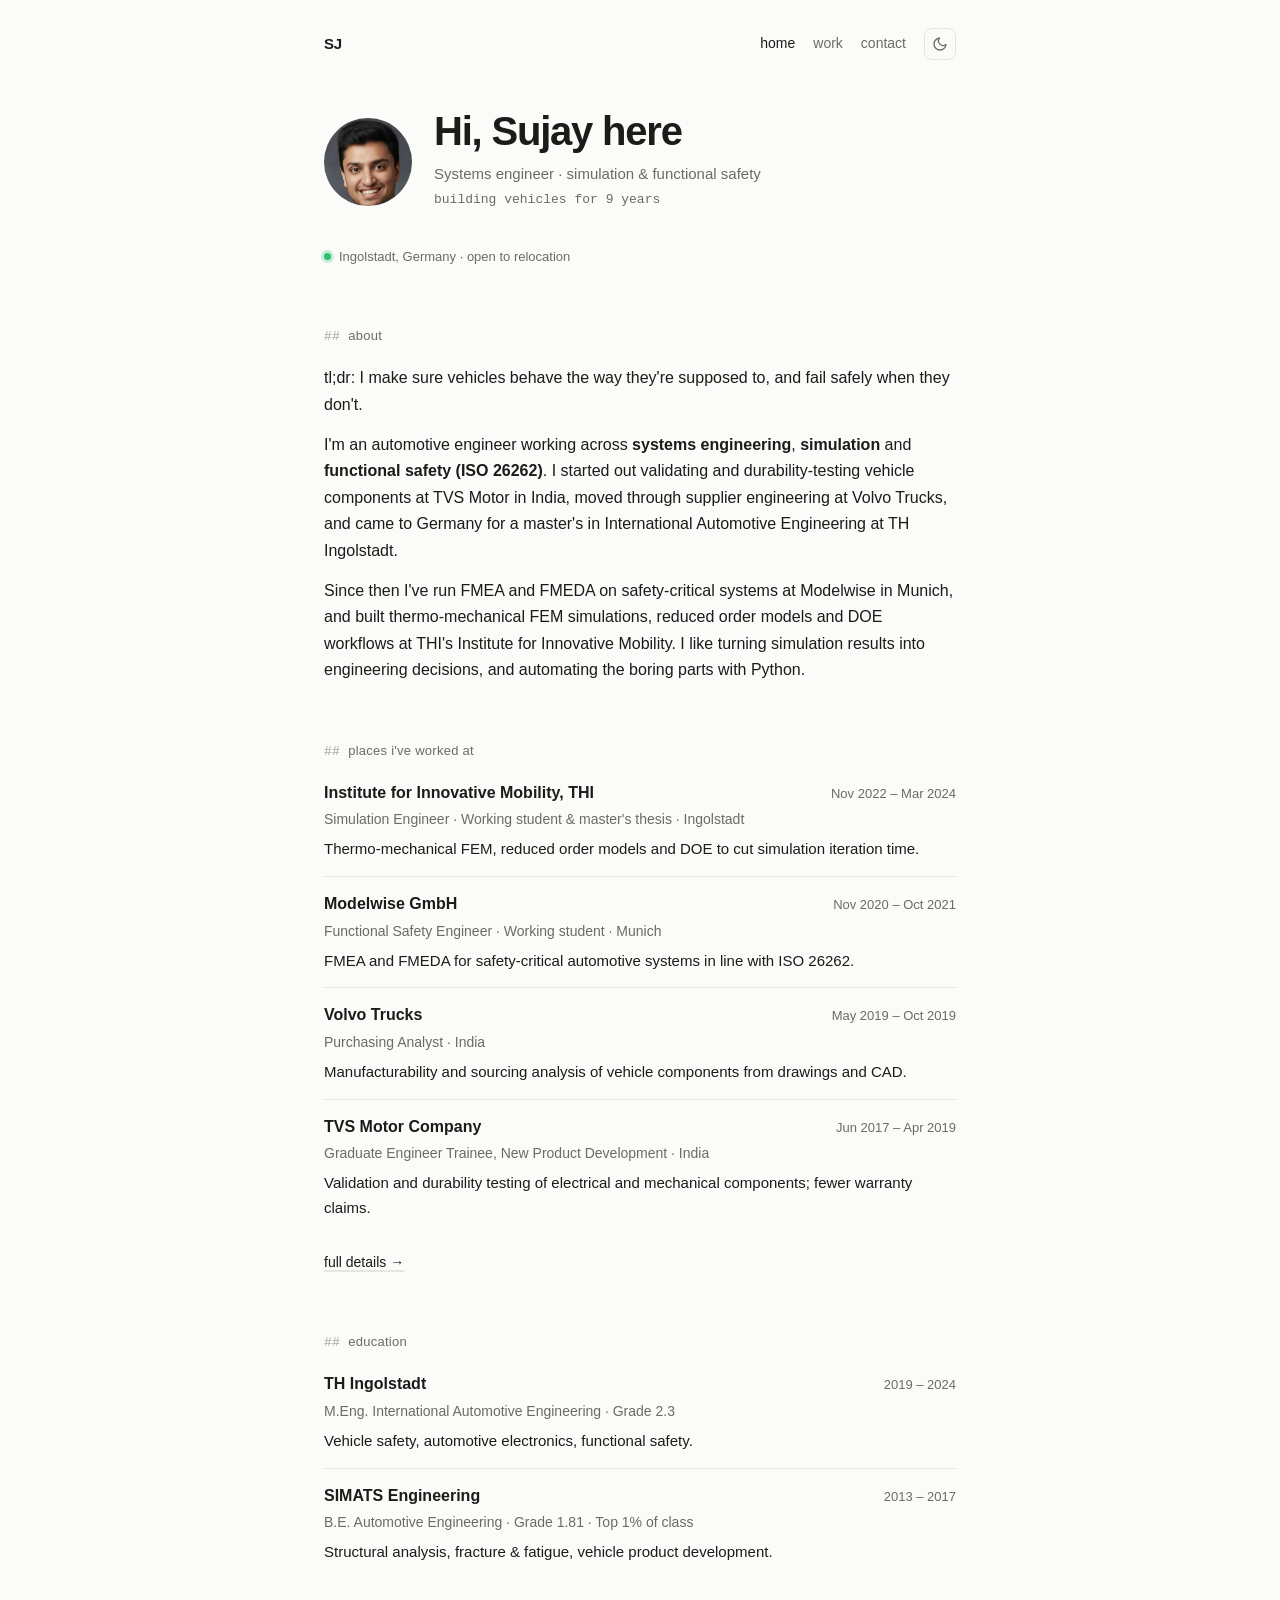
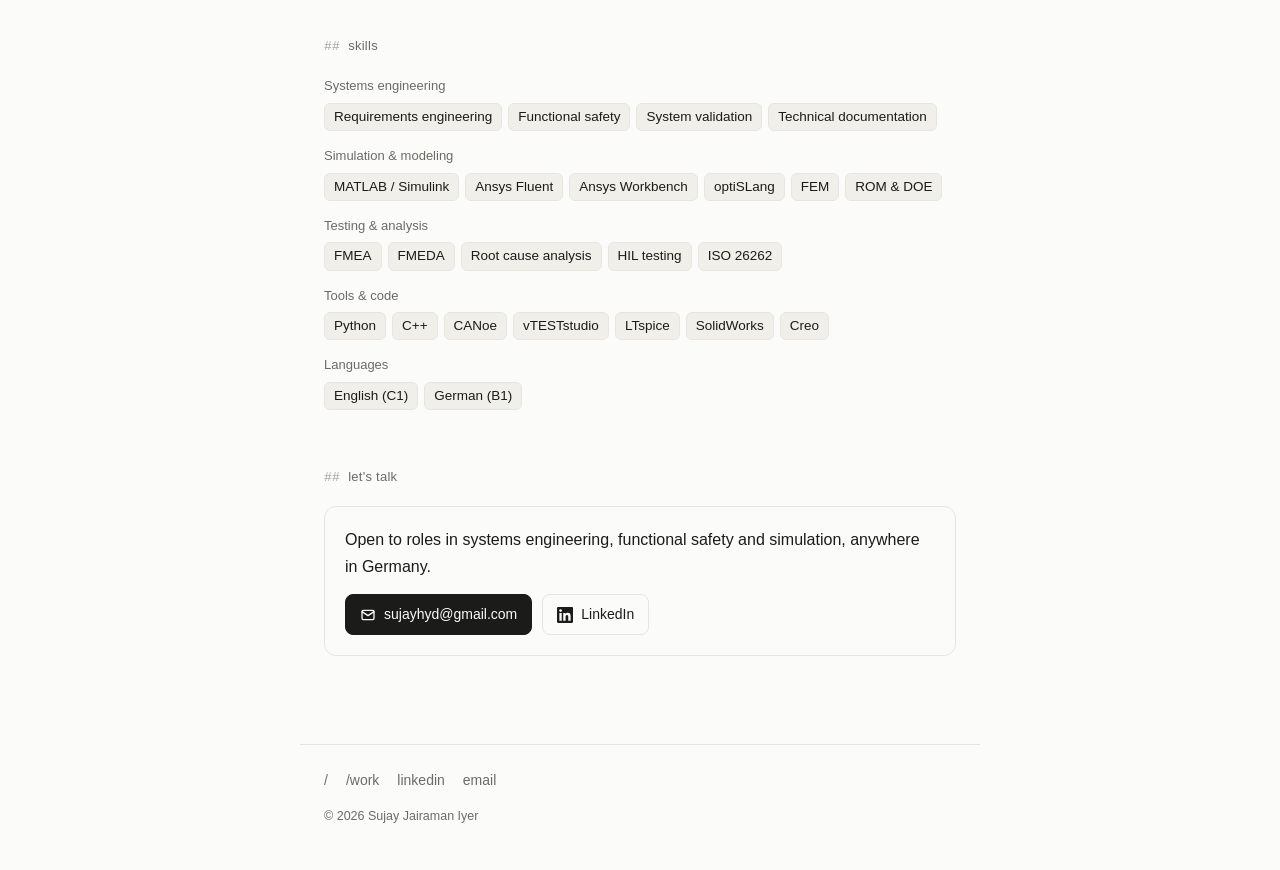
<file: index.html>
<!doctype html>
<html lang="en">
<head>
  <meta charset="utf-8">
  <meta name="viewport" content="width=device-width, initial-scale=1">
  <title>Sujay Jairaman · Systems & Functional Safety Engineer</title>
  <meta name="description" content="Sujay Jairaman Iyer: automotive systems, simulation and functional safety (ISO 26262) engineer based in Ingolstadt, Germany.">
  <meta name="author" content="Sujay Jairaman Iyer">
  <meta property="og:type" content="website">
  <meta property="og:title" content="Sujay Jairaman · Systems & Functional Safety Engineer">
  <meta property="og:description" content="Automotive systems, simulation and functional safety engineer based in Ingolstadt, Germany.">
  <meta property="og:image" content="assets/sujay.jpg">
  <meta name="twitter:card" content="summary">
  <meta name="theme-color" content="#fbfbf9" media="(prefers-color-scheme: light)">
  <meta name="theme-color" content="#111110" media="(prefers-color-scheme: dark)">
  <link rel="icon" href="favicon.svg" type="image/svg+xml">
  <link rel="preload" href="assets/sujay.webp" as="image" type="image/webp">
  <link rel="stylesheet" href="assets/style.css">
  <script>try{var t=localStorage.getItem("theme");if(t)document.documentElement.dataset.theme=t}catch(e){}</script>
  <script src="assets/site.js" defer></script>
  <script type="application/ld+json">
  {"@context":"https://schema.org","@type":"Person","name":"Sujay Jairaman Iyer","jobTitle":"Systems & Functional Safety Engineer","address":{"@type":"PostalAddress","addressLocality":"Ingolstadt","addressCountry":"DE"},"email":"mailto:sujayhyd@gmail.com","sameAs":["https://www.linkedin.com/in/sujay-jairaman-iyer/"],"alumniOf":["Technische Hochschule Ingolstadt","SIMATS Engineering"]}
  </script>
</head>
<body>
  <a class="skip" href="#main">Skip to content</a>

  <header class="top">
    <a class="logo" href="./" aria-label="Home">SJ</a>
    <nav aria-label="Main">
      <a href="./" aria-current="page">home</a>
      <a href="work/">work</a>
      <a href="mailto:sujayhyd@gmail.com">contact</a>
      <button class="theme" type="button" aria-label="Toggle dark mode">
        <svg class="moon" viewBox="0 0 24 24" fill="none" stroke="currentColor" stroke-width="2" stroke-linecap="round" stroke-linejoin="round" aria-hidden="true"><path d="M21 12.8A9 9 0 1 1 11.2 3a7 7 0 0 0 9.8 9.8z"/></svg>
        <svg class="sun" viewBox="0 0 24 24" fill="none" stroke="currentColor" stroke-width="2" stroke-linecap="round" aria-hidden="true"><circle cx="12" cy="12" r="4"/><path d="M12 2v2M12 20v2M4.9 4.9l1.4 1.4M17.7 17.7l1.4 1.4M2 12h2M20 12h2M4.9 19.1l1.4-1.4M17.7 6.3l1.4-1.4"/></svg>
      </button>
    </nav>
  </header>

  <main id="main">
    <section aria-label="Introduction">
      <div class="hero">
        <picture>
          <source srcset="assets/sujay.webp" type="image/webp">
          <img src="assets/sujay.jpg" width="88" height="88" alt="Portrait of Sujay Jairaman" fetchpriority="high">
        </picture>
        <div>
          <h1>Hi, Sujay here</h1>
          <p class="role">Systems engineer · simulation &amp; functional safety</p>
          <p class="since mono muted">building vehicles for <span data-since="2017-06">9</span> years</p>
        </div>
      </div>
      <span class="status">Ingolstadt, Germany · open to relocation</span>
    </section>

    <section id="about">
      <h2>about</h2>
      <p>tl;dr: I make sure vehicles behave the way they're supposed to, and fail safely when they don't.</p>
      <p>I'm an automotive engineer working across <strong>systems engineering</strong>, <strong>simulation</strong> and <strong>functional safety (ISO 26262)</strong>. I started out validating and durability-testing vehicle components at TVS Motor in India, moved through supplier engineering at Volvo Trucks, and came to Germany for a master's in International Automotive Engineering at TH Ingolstadt.</p>
      <p>Since then I've run FMEA and FMEDA on safety-critical systems at Modelwise in Munich, and built thermo-mechanical FEM simulations, reduced order models and DOE workflows at THI's Institute for Innovative Mobility. I like turning simulation results into engineering decisions, and automating the boring parts with Python.</p>
    </section>

    <section id="work">
      <h2>places i've worked at</h2>
      <ul class="entries">
        <li class="entry">
          <div class="entry-head"><h3>Institute for Innovative Mobility, THI</h3><span class="date">Nov 2022 – Mar 2024</span></div>
          <div class="meta">Simulation Engineer · Working student &amp; master's thesis · Ingolstadt</div>
          <p>Thermo-mechanical FEM, reduced order models and DOE to cut simulation iteration time.</p>
        </li>
        <li class="entry">
          <div class="entry-head"><h3>Modelwise GmbH</h3><span class="date">Nov 2020 – Oct 2021</span></div>
          <div class="meta">Functional Safety Engineer · Working student · Munich</div>
          <p>FMEA and FMEDA for safety-critical automotive systems in line with ISO 26262.</p>
        </li>
        <li class="entry">
          <div class="entry-head"><h3>Volvo Trucks</h3><span class="date">May 2019 – Oct 2019</span></div>
          <div class="meta">Purchasing Analyst · India</div>
          <p>Manufacturability and sourcing analysis of vehicle components from drawings and CAD.</p>
        </li>
        <li class="entry">
          <div class="entry-head"><h3>TVS Motor Company</h3><span class="date">Jun 2017 – Apr 2019</span></div>
          <div class="meta">Graduate Engineer Trainee, New Product Development · India</div>
          <p>Validation and durability testing of electrical and mechanical components; fewer warranty claims.</p>
        </li>
      </ul>
      <a class="more" href="work/">full details →</a>
    </section>

    <section id="education">
      <h2>education</h2>
      <ul class="entries">
        <li class="entry">
          <div class="entry-head"><h3>TH Ingolstadt</h3><span class="date">2019 – 2024</span></div>
          <div class="meta">M.Eng. International Automotive Engineering · Grade 2.3</div>
          <p>Vehicle safety, automotive electronics, functional safety.</p>
        </li>
        <li class="entry">
          <div class="entry-head"><h3>SIMATS Engineering</h3><span class="date">2013 – 2017</span></div>
          <div class="meta">B.E. Automotive Engineering · Grade 1.81 · Top 1% of class</div>
          <p>Structural analysis, fracture &amp; fatigue, vehicle product development.</p>
        </li>
      </ul>
    </section>

    <section id="skills">
      <h2>skills</h2>
      <div class="skills">
        <div><h3>Systems engineering</h3><ul class="chips"><li>Requirements engineering</li><li>Functional safety</li><li>System validation</li><li>Technical documentation</li></ul></div>
        <div><h3>Simulation &amp; modeling</h3><ul class="chips"><li>MATLAB / Simulink</li><li>Ansys Fluent</li><li>Ansys Workbench</li><li>optiSLang</li><li>FEM</li><li>ROM &amp; DOE</li></ul></div>
        <div><h3>Testing &amp; analysis</h3><ul class="chips"><li>FMEA</li><li>FMEDA</li><li>Root cause analysis</li><li>HIL testing</li><li>ISO 26262</li></ul></div>
        <div><h3>Tools &amp; code</h3><ul class="chips"><li>Python</li><li>C++</li><li>CANoe</li><li>vTESTstudio</li><li>LTspice</li><li>SolidWorks</li><li>Creo</li></ul></div>
        <div><h3>Languages</h3><ul class="chips"><li>English (C1)</li><li>German (B1)</li></ul></div>
      </div>
    </section>

    <section id="contact">
      <h2>let's talk</h2>
      <div class="cta">
        <p>Open to roles in systems engineering, functional safety and simulation, anywhere in Germany.</p>
        <div class="btns">
          <a class="btn primary" href="mailto:sujayhyd@gmail.com">
            <svg viewBox="0 0 24 24" fill="none" stroke="currentColor" stroke-width="2" stroke-linecap="round" stroke-linejoin="round" aria-hidden="true"><rect x="3" y="5" width="18" height="14" rx="2"/><path d="m3 7 9 6 9-6"/></svg>
            sujayhyd@gmail.com
          </a>
          <a class="btn" href="https://www.linkedin.com/in/sujay-jairaman-iyer/" rel="me noopener" target="_blank">
            <svg viewBox="0 0 24 24" fill="currentColor" aria-hidden="true"><path d="M20.45 20.45h-3.56v-5.57c0-1.33-.02-3.04-1.85-3.04-1.85 0-2.14 1.45-2.14 2.94v5.67H9.35V9h3.41v1.56h.05c.48-.9 1.64-1.85 3.37-1.85 3.6 0 4.27 2.37 4.27 5.46v6.28zM5.34 7.43a2.06 2.06 0 1 1 0-4.13 2.06 2.06 0 0 1 0 4.13zM7.12 20.45H3.56V9h3.56v11.45zM22.22 0H1.77C.79 0 0 .77 0 1.73v20.54C0 23.23.79 24 1.77 24h20.45c.98 0 1.78-.77 1.78-1.73V1.73C24 .77 23.2 0 22.22 0z"/></svg>
            LinkedIn
          </a>
        </div>
      </div>
    </section>
  </main>

  <footer>
    <nav aria-label="Footer">
      <a href="./">/</a>
      <a href="work/">/work</a>
      <a href="https://www.linkedin.com/in/sujay-jairaman-iyer/" rel="me noopener" target="_blank">linkedin</a>
      <a href="mailto:sujayhyd@gmail.com">email</a>
    </nav>
    <small>© <span data-year>2026</span> Sujay Jairaman Iyer</small>
  </footer>
</body>
</html>
</file>
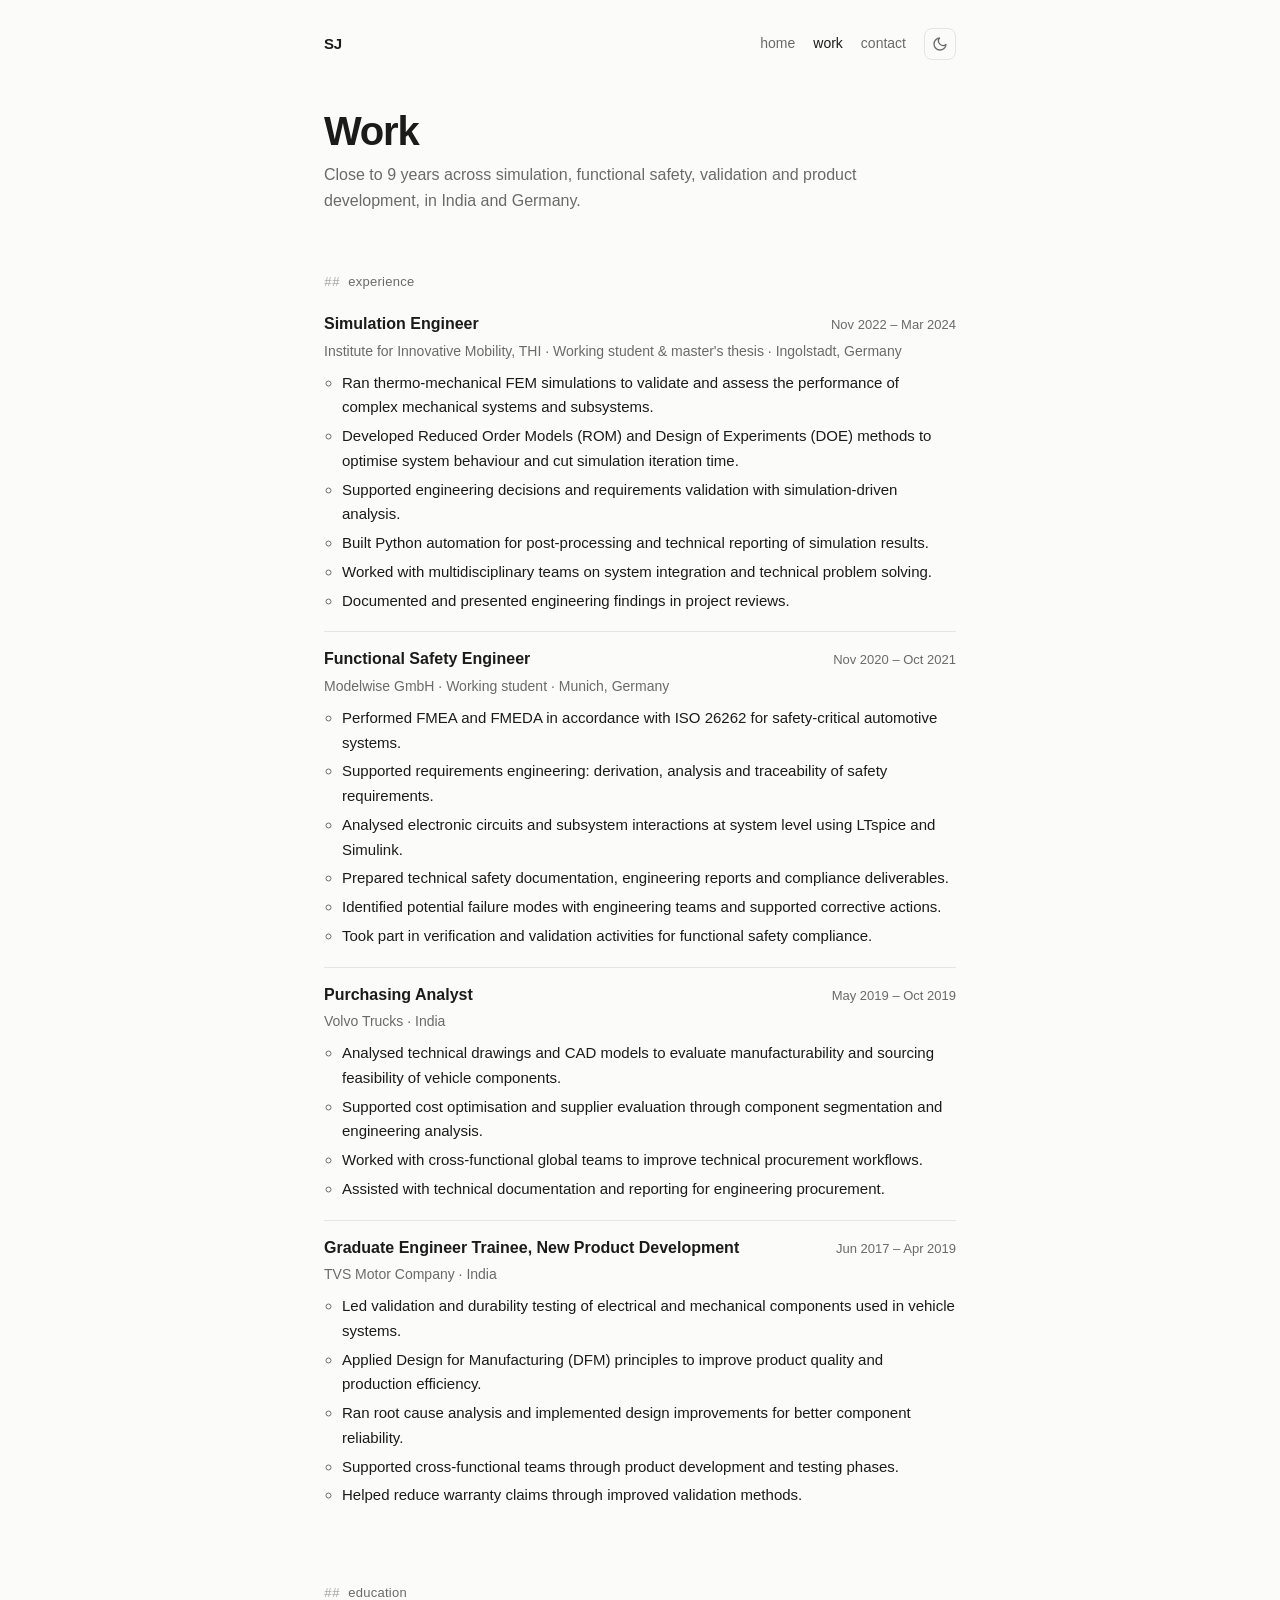
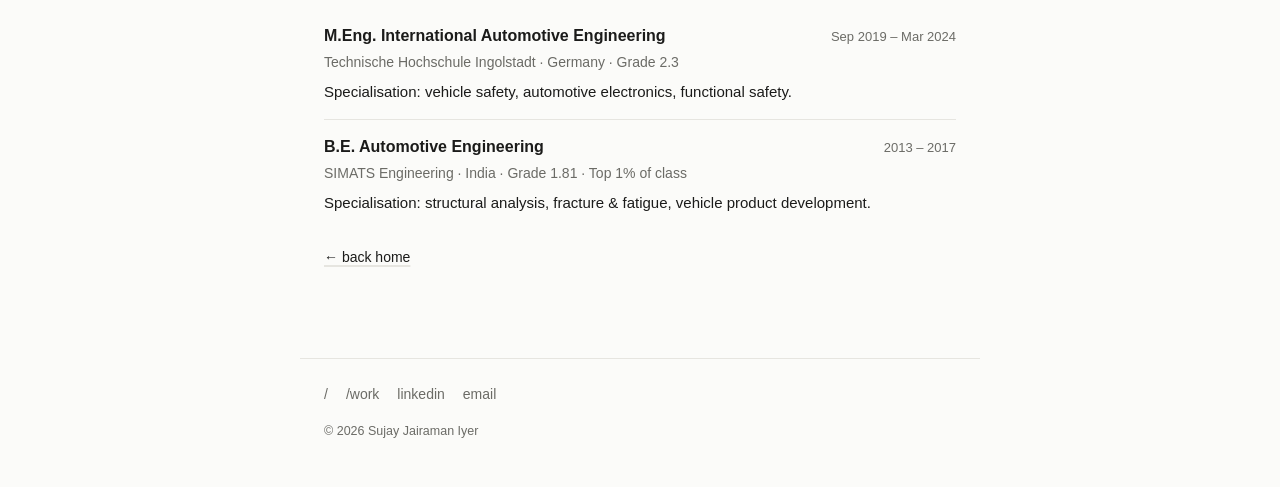
<file: work/index.html>
<!doctype html>
<html lang="en">
<head>
  <meta charset="utf-8">
  <meta name="viewport" content="width=device-width, initial-scale=1">
  <title>Work · Sujay Jairaman</title>
  <meta name="description" content="Experience of Sujay Jairaman Iyer in simulation, functional safety (ISO 26262), validation and automotive product development.">
  <meta property="og:type" content="website">
  <meta property="og:title" content="Work · Sujay Jairaman">
  <meta property="og:description" content="Simulation, functional safety, validation and automotive product development.">
  <meta property="og:image" content="../assets/sujay.jpg">
  <meta name="theme-color" content="#fbfbf9" media="(prefers-color-scheme: light)">
  <meta name="theme-color" content="#111110" media="(prefers-color-scheme: dark)">
  <link rel="icon" href="../favicon.svg" type="image/svg+xml">
  <link rel="stylesheet" href="../assets/style.css">
  <script>try{var t=localStorage.getItem("theme");if(t)document.documentElement.dataset.theme=t}catch(e){}</script>
  <script src="../assets/site.js" defer></script>
</head>
<body>
  <a class="skip" href="#main">Skip to content</a>

  <header class="top">
    <a class="logo" href="../" aria-label="Home">SJ</a>
    <nav aria-label="Main">
      <a href="../">home</a>
      <a href="./" aria-current="page">work</a>
      <a href="mailto:sujayhyd@gmail.com">contact</a>
      <button class="theme" type="button" aria-label="Toggle dark mode">
        <svg class="moon" viewBox="0 0 24 24" fill="none" stroke="currentColor" stroke-width="2" stroke-linecap="round" stroke-linejoin="round" aria-hidden="true"><path d="M21 12.8A9 9 0 1 1 11.2 3a7 7 0 0 0 9.8 9.8z"/></svg>
        <svg class="sun" viewBox="0 0 24 24" fill="none" stroke="currentColor" stroke-width="2" stroke-linecap="round" aria-hidden="true"><circle cx="12" cy="12" r="4"/><path d="M12 2v2M12 20v2M4.9 4.9l1.4 1.4M17.7 17.7l1.4 1.4M2 12h2M20 12h2M4.9 19.1l1.4-1.4M17.7 6.3l1.4-1.4"/></svg>
      </button>
    </nav>
  </header>

  <main id="main">
    <section>
      <h1>Work</h1>
      <p class="muted">Close to <span data-since="2017-06">9</span> years across simulation, functional safety, validation and product development, in India and Germany.</p>
    </section>

    <section>
      <h2>experience</h2>
      <ul class="entries">
        <li class="entry">
          <div class="entry-head"><h3>Simulation Engineer</h3><span class="date">Nov 2022 – Mar 2024</span></div>
          <div class="meta">Institute for Innovative Mobility, THI · Working student &amp; master's thesis · Ingolstadt, Germany</div>
          <ul>
            <li>Ran thermo-mechanical FEM simulations to validate and assess the performance of complex mechanical systems and subsystems.</li>
            <li>Developed Reduced Order Models (ROM) and Design of Experiments (DOE) methods to optimise system behaviour and cut simulation iteration time.</li>
            <li>Supported engineering decisions and requirements validation with simulation-driven analysis.</li>
            <li>Built Python automation for post-processing and technical reporting of simulation results.</li>
            <li>Worked with multidisciplinary teams on system integration and technical problem solving.</li>
            <li>Documented and presented engineering findings in project reviews.</li>
          </ul>
        </li>
        <li class="entry">
          <div class="entry-head"><h3>Functional Safety Engineer</h3><span class="date">Nov 2020 – Oct 2021</span></div>
          <div class="meta">Modelwise GmbH · Working student · Munich, Germany</div>
          <ul>
            <li>Performed FMEA and FMEDA in accordance with ISO 26262 for safety-critical automotive systems.</li>
            <li>Supported requirements engineering: derivation, analysis and traceability of safety requirements.</li>
            <li>Analysed electronic circuits and subsystem interactions at system level using LTspice and Simulink.</li>
            <li>Prepared technical safety documentation, engineering reports and compliance deliverables.</li>
            <li>Identified potential failure modes with engineering teams and supported corrective actions.</li>
            <li>Took part in verification and validation activities for functional safety compliance.</li>
          </ul>
        </li>
        <li class="entry">
          <div class="entry-head"><h3>Purchasing Analyst</h3><span class="date">May 2019 – Oct 2019</span></div>
          <div class="meta">Volvo Trucks · India</div>
          <ul>
            <li>Analysed technical drawings and CAD models to evaluate manufacturability and sourcing feasibility of vehicle components.</li>
            <li>Supported cost optimisation and supplier evaluation through component segmentation and engineering analysis.</li>
            <li>Worked with cross-functional global teams to improve technical procurement workflows.</li>
            <li>Assisted with technical documentation and reporting for engineering procurement.</li>
          </ul>
        </li>
        <li class="entry">
          <div class="entry-head"><h3>Graduate Engineer Trainee, New Product Development</h3><span class="date">Jun 2017 – Apr 2019</span></div>
          <div class="meta">TVS Motor Company · India</div>
          <ul>
            <li>Led validation and durability testing of electrical and mechanical components used in vehicle systems.</li>
            <li>Applied Design for Manufacturing (DFM) principles to improve product quality and production efficiency.</li>
            <li>Ran root cause analysis and implemented design improvements for better component reliability.</li>
            <li>Supported cross-functional teams through product development and testing phases.</li>
            <li>Helped reduce warranty claims through improved validation methods.</li>
          </ul>
        </li>
      </ul>
    </section>

    <section>
      <h2>education</h2>
      <ul class="entries">
        <li class="entry">
          <div class="entry-head"><h3>M.Eng. International Automotive Engineering</h3><span class="date">Sep 2019 – Mar 2024</span></div>
          <div class="meta">Technische Hochschule Ingolstadt · Germany · Grade 2.3</div>
          <p>Specialisation: vehicle safety, automotive electronics, functional safety.</p>
        </li>
        <li class="entry">
          <div class="entry-head"><h3>B.E. Automotive Engineering</h3><span class="date">2013 – 2017</span></div>
          <div class="meta">SIMATS Engineering · India · Grade 1.81 · Top 1% of class</div>
          <p>Specialisation: structural analysis, fracture &amp; fatigue, vehicle product development.</p>
        </li>
      </ul>
      <a class="more" href="../">← back home</a>
    </section>
  </main>

  <footer>
    <nav aria-label="Footer">
      <a href="../">/</a>
      <a href="./">/work</a>
      <a href="https://www.linkedin.com/in/sujay-jairaman-iyer/" rel="me noopener" target="_blank">linkedin</a>
      <a href="mailto:sujayhyd@gmail.com">email</a>
    </nav>
    <small>© <span data-year>2026</span> Sujay Jairaman Iyer</small>
  </footer>
</body>
</html>
</file>
<file: assets/style.css>
/* Sujay Jairaman — portfolio. No build step, no web fonts: system stack for speed. */
:root {
  --bg: #fbfbf9;
  --fg: #1b1b1a;
  --muted: #6b6b66;
  --line: #e6e5e0;
  --chip: #f0efea;
  --accent: #2f5bd3;
  --max: 680px;
  color-scheme: light;
}
@media (prefers-color-scheme: dark) {
  :root:not([data-theme="light"]) {
    --bg: #111110; --fg: #ececea; --muted: #9a9a94; --line: #2a2a28; --chip: #1d1d1b; --accent: #8aa8ff;
    color-scheme: dark;
  }
}
:root[data-theme="dark"] {
  --bg: #111110; --fg: #ececea; --muted: #9a9a94; --line: #2a2a28; --chip: #1d1d1b; --accent: #8aa8ff;
  color-scheme: dark;
}

*, *::before, *::after { box-sizing: border-box; }
html { -webkit-text-size-adjust: 100%; text-size-adjust: 100%; }
body {
  margin: 0;
  background: var(--bg);
  color: var(--fg);
  font: 16px/1.65 ui-sans-serif, -apple-system, BlinkMacSystemFont, "Segoe UI", Roboto, "Helvetica Neue", Arial, sans-serif;
  -webkit-font-smoothing: antialiased;
}
main, .top, footer {
  max-width: var(--max);
  margin: 0 auto;
  padding-left: clamp(16px, 5vw, 24px);
  padding-right: clamp(16px, 5vw, 24px);
}
a { color: inherit; text-decoration: underline; text-decoration-color: var(--line); text-underline-offset: 3px; text-decoration-thickness: 1.5px; transition: text-decoration-color .15s, color .15s; }
a:hover { text-decoration-color: var(--accent); color: var(--accent); }
:focus-visible { outline: 2px solid var(--accent); outline-offset: 3px; border-radius: 4px; }
.mono { font-family: ui-monospace, SFMono-Regular, Menlo, Consolas, monospace; }
.muted { color: var(--muted); }
.skip { position: absolute; left: -999px; }
.skip:focus { left: 16px; top: 16px; background: var(--bg); padding: 6px 10px; z-index: 10; }

/* top bar */
.top { display: flex; align-items: center; justify-content: space-between; padding-top: 28px; padding-bottom: 8px; }
.logo { font-weight: 700; letter-spacing: -.02em; text-decoration: none; font-size: 15px; }
.top nav { display: flex; gap: 18px; align-items: center; font-size: 14px; }
.top nav a { text-decoration: none; color: var(--muted); }
.top nav a:hover, .top nav a[aria-current="page"] { color: var(--fg); }
.theme {
  background: none; border: 1px solid var(--line); color: var(--muted); width: 32px; height: 32px;
  border-radius: 8px; cursor: pointer; display: grid; place-items: center; padding: 0;
}
.theme:hover { color: var(--fg); border-color: var(--muted); }
.theme svg { width: 16px; height: 16px; }
.theme .sun { display: none; }
:root[data-theme="dark"] .theme .sun { display: block; }
:root[data-theme="dark"] .theme .moon { display: none; }
@media (prefers-color-scheme: dark) {
  :root:not([data-theme="light"]) .theme .sun { display: block; }
  :root:not([data-theme="light"]) .theme .moon { display: none; }
}

/* sections */
main { padding-top: 40px; padding-bottom: 24px; }
section { margin-bottom: 56px; animation: rise .5s ease both; }
section:nth-of-type(2) { animation-delay: .05s; }
section:nth-of-type(3) { animation-delay: .1s; }
section:nth-of-type(4) { animation-delay: .15s; }
@keyframes rise { from { opacity: 0; transform: translateY(6px); } to { opacity: 1; transform: none; } }
@media (prefers-reduced-motion: reduce) { section { animation: none; } }

h1 { font-size: clamp(30px, 6vw, 40px); line-height: 1.15; letter-spacing: -.03em; margin: 0 0 8px; font-weight: 700; }
h2 { font-size: 13px; text-transform: lowercase; letter-spacing: .02em; color: var(--muted); font-weight: 500; margin: 0 0 18px; }
h2::before { content: "## "; font-family: ui-monospace, SFMono-Regular, Menlo, Consolas, monospace; opacity: .6; }
p { margin: 0 0 14px; }

/* hero */
.hero { display: flex; gap: 22px; align-items: center; }
.hero img { width: 88px; height: 88px; border-radius: 50%; object-fit: cover; flex: none; background: var(--chip); }
.hero .role { color: var(--muted); margin: 0; font-size: 15px; }
.hero .since { margin-top: 2px; font-size: 13px; }
.status { display: inline-flex; align-items: center; gap: 8px; font-size: 13px; color: var(--muted); margin-top: 22px; }
.status::before { content: ""; width: 7px; height: 7px; border-radius: 50%; background: #2fbf71; box-shadow: 0 0 0 3px color-mix(in srgb, #2fbf71 25%, transparent); }
@media (max-width: 420px) { .hero { flex-direction: column; align-items: flex-start; gap: 16px; } .hero img { width: 72px; height: 72px; } }

blockquote { margin: 18px 0 0; padding-left: 14px; border-left: 2px solid var(--line); color: var(--muted); font-style: italic; }

/* entries (work / education) */
.entries { list-style: none; margin: 0; padding: 0; }
.entry { padding: 14px 0; border-top: 1px solid var(--line); }
.entry:first-child { border-top: 0; padding-top: 0; }
.entry-head { display: flex; justify-content: space-between; align-items: baseline; gap: 12px; flex-wrap: wrap; }
.entry-head h3 { font-size: 16px; margin: 0; font-weight: 600; }
.entry-head time, .entry-head .date { font-size: 13px; color: var(--muted); white-space: nowrap; font-variant-numeric: tabular-nums; }
.entry .meta { font-size: 14px; color: var(--muted); margin: 2px 0 6px; }
.entry p { margin: 0; font-size: 15px; }
.entry ul { margin: 8px 0 0; padding-left: 18px; font-size: 15px; }
.entry li { margin: 4px 0; }
.entry li::marker { color: var(--muted); }
.more { display: inline-block; margin-top: 16px; font-size: 14px; }

/* skills */
.skills { display: grid; gap: 14px; }
.skills h3 { font-size: 13px; font-weight: 500; color: var(--muted); margin: 0 0 6px; }
.chips { display: flex; flex-wrap: wrap; gap: 6px; margin: 0; padding: 0; list-style: none; }
.chips li { background: var(--chip); border: 1px solid var(--line); border-radius: 6px; padding: 2px 9px; font-size: 13.5px; }

/* contact */
.cta { border: 1px solid var(--line); border-radius: 12px; padding: 20px; }
.cta p { margin-bottom: 14px; }
.btns { display: flex; flex-wrap: wrap; gap: 10px; }
.btn {
  display: inline-flex; align-items: center; gap: 8px; text-decoration: none; font-size: 14px; font-weight: 500;
  padding: 8px 14px; border-radius: 8px; border: 1px solid var(--line); background: var(--bg);
}
.btn.primary { background: var(--fg); color: var(--bg); border-color: var(--fg); }
.btn.primary:hover { color: var(--bg); opacity: .88; }
.btn svg { width: 16px; height: 16px; }

/* footer */
footer { padding-top: 24px; padding-bottom: 48px; border-top: 1px solid var(--line); margin-top: 8px; }
footer nav { display: flex; flex-wrap: wrap; gap: 6px 18px; font-size: 14px; }
footer nav a { color: var(--muted); text-decoration: none; }
footer nav a:hover { color: var(--fg); }
footer small { display: block; margin-top: 14px; color: var(--muted); font-size: 12.5px; }

@media print {
  .top nav, .theme, .cta, footer nav { display: none; }
  section { animation: none; }
  a { text-decoration: none; }
}
</file>
